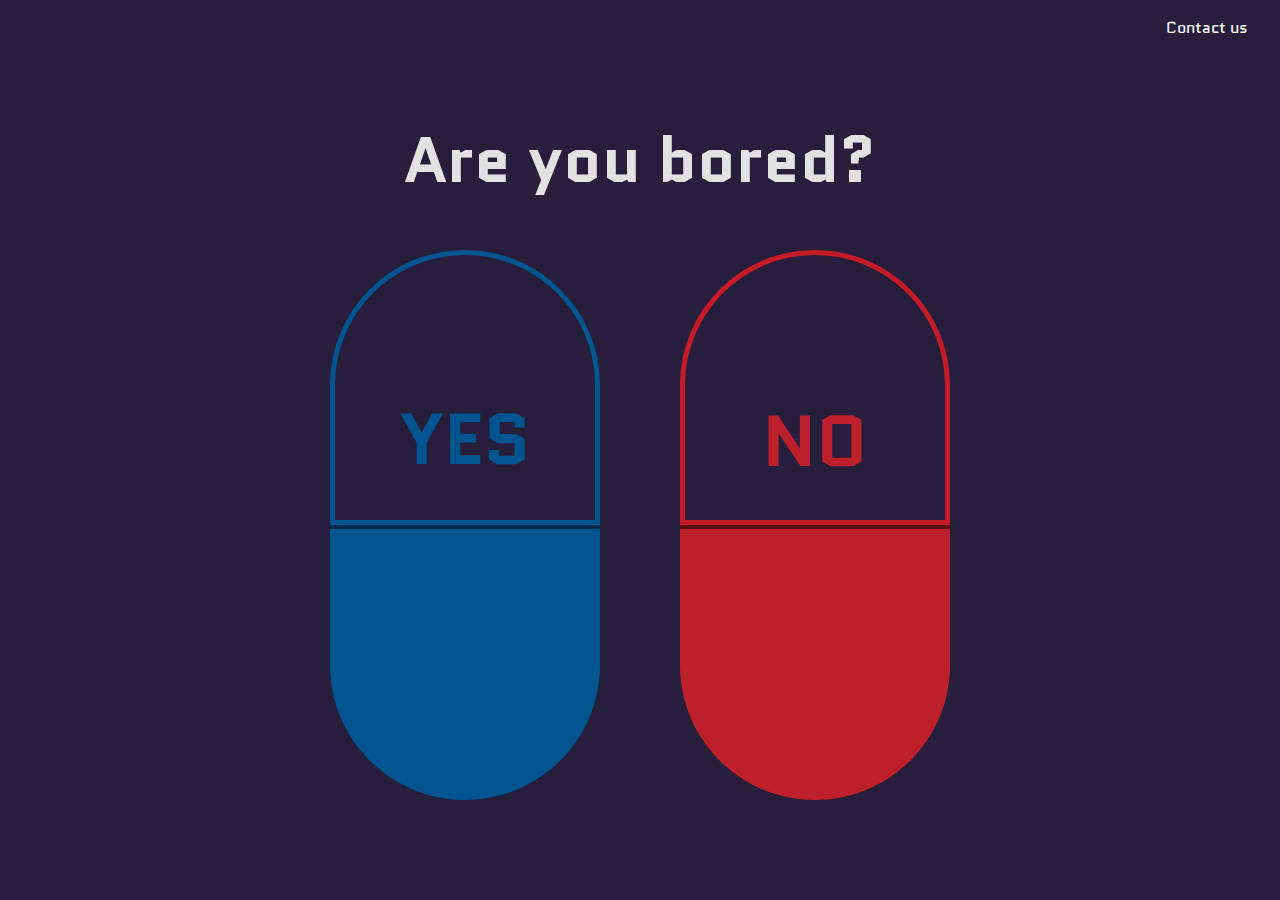
<file: index.html>
<!DOCTYPE html>
<html lang="en">
	<head>
		<meta charset="UTF-8" />
		<meta name="viewport" content="width=device-width, initial-scale=1.0" />
		<title>Are You Bored?</title>
		<!-- Main styles -->
		<link rel="stylesheet" href="css/main.css" />
		<!-- Component styles -->
		<link rel="stylesheet" href="css/landing-page.css" />
	</head>

	<body>
		<main>
			<div class="contact"><a href="contact_us.html">Contact us</a></div>
			<div class="container">
				<h1 class="main-title">Are you bored?</h1>
				<div class="popup-btn">
					<div class="btn yes-btn">
						<a href="yesselection.html">
							<img src="./img/yes-btn.svg" alt="" />
						</a>
					</div>

					<div class="btn no-btn">
						<a href="noselection.html">
							<img src="./img/no-btn.svg" alt="" />
						</a>
					</div>
				</div>
			</div>
		</main>
	</body>
</html>
</file>
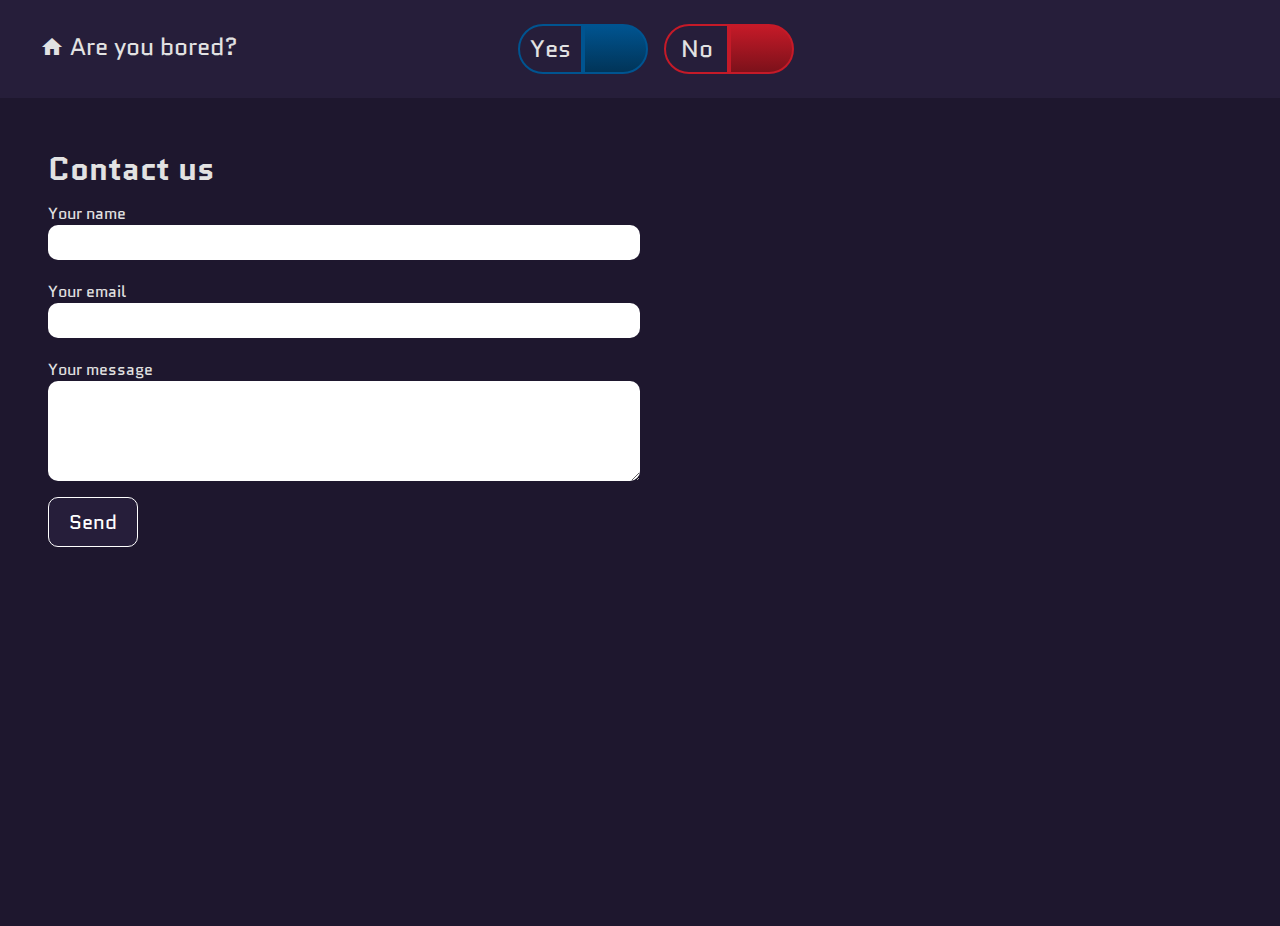
<file: contact_us.html>
<!DOCTYPE html>
<html lang="en">
  <head>
    <meta charset="UTF-8" />
    <meta name="viewport" content="width=device-width, initial-scale=1.0" />
    <title>Are you bored?</title>
    <link rel="stylesheet" href="css/contact.css">
    <link href="https://fonts.googleapis.com/css2?family=Quantico&display=swap" rel="stylesheet">
    <link href="https://fonts.googleapis.com/icon?family=Material+Icons" rel="stylesheet">
    <link rel="shortcut icon" href="favicon.ico">
  </head>
  <body>

    <nav>
      <div class="logo">
        <a href="index.html"><span class="material-icons">home</span></a>
        Are you bored?
      </div>
      <div class="selection">
        <div class="pill">
          <div class="pill_left_blue"><a href="yesselection.html">Yes</a></div>
          <div class="pill_right_blue"></div>
          <div class="pill_left_red"><a href="noselection.html">No</a></div>
          <div class="pill_right_red"></div>
        </div>
      </div>
      <div class="empty">
        <a href="index.html"><span class="material-icons">home</span></a>
        Are you bored?
      </div>
    </nav>
    <main>
      <h1>Contact us</h1>
      <form>
        <div class="form-group">
          <label for="name">Your name</label>
          <input type="text" name="name" id="name" />
        </div>
        <div class="form-group">
          <label for="email">Your email</label>
          <input type="email" name="email" id="email" />
        </div>
        <div class="form-group">
          <label for="message">Your message</label>
          <textarea name="message" id="message"></textarea>
        </div>
        <a href="#"><button type="submit">Send</button></a>
      </form>
    </main>
</body>
</html>
</file>
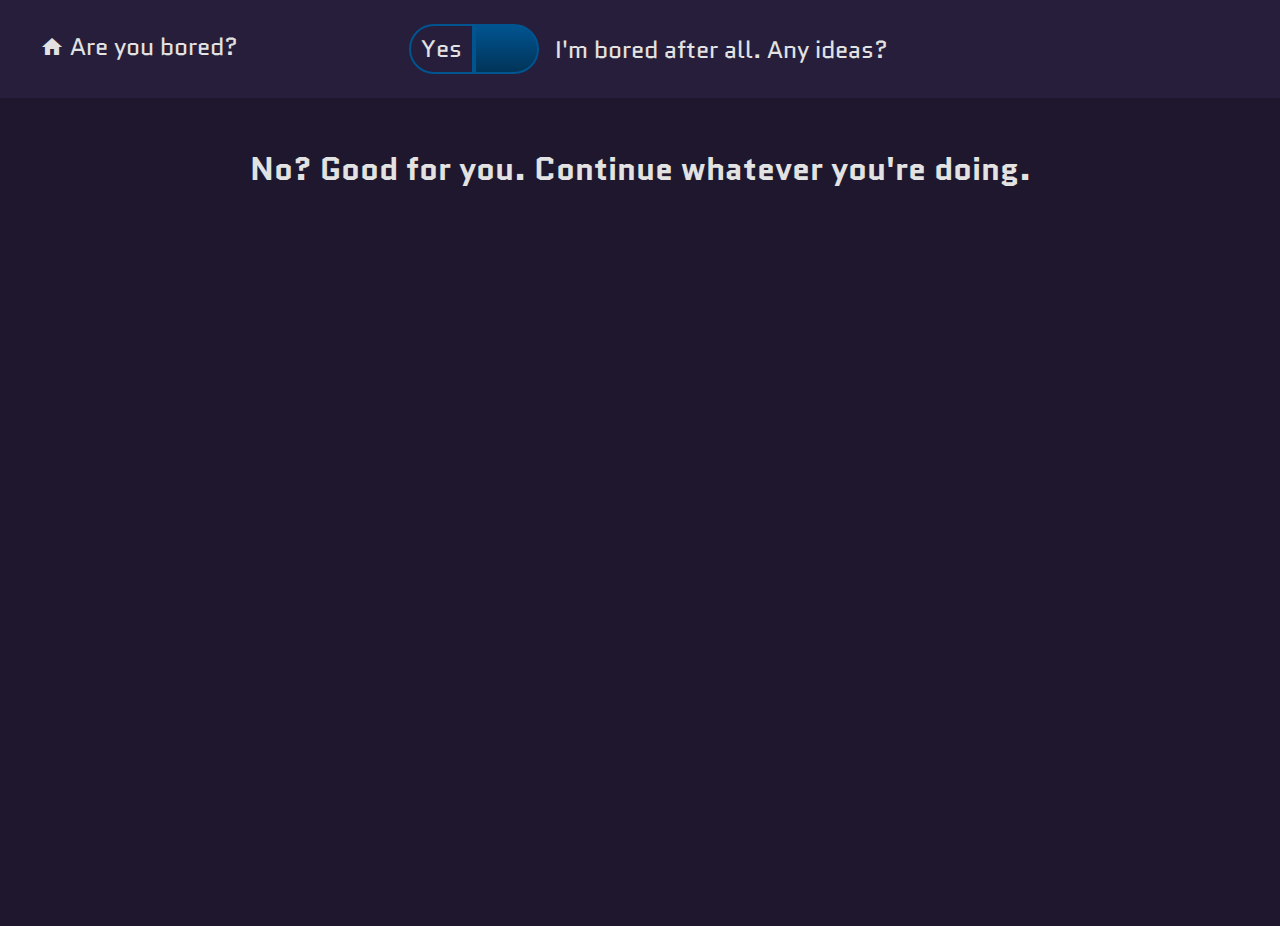
<file: noselection.html>
<!DOCTYPE html>
<html lang="en">
  <head>
    <meta charset="UTF-8" />
    <meta name="viewport" content="width=device-width, initial-scale=1.0" />
    <title>Are you bored?</title>
    <link rel="stylesheet" href="css/no-selection.css">
    <link href="https://fonts.googleapis.com/css2?family=Quantico&display=swap" rel="stylesheet">
    <link href="https://fonts.googleapis.com/icon?family=Material+Icons" rel="stylesheet">
    <link rel="shortcut icon" href="favicon.ico">
  </head>
  <body>

    <nav>
      <div class="logo">
        <a href="index.html"><span class="material-icons">home</span></a>
        Are you bored?
      </div>
      <div class="selection">
        <div class="pill">
          <div class="pill_left"><a href="yesselection.html">Yes</a></div>
          <div class="pill_right"></div>
      </div>
        <p>I'm bored after all. Any ideas?</p>
      </div>
      <div class="empty">
        <a href="index.html"><span class="material-icons">home</span></a>
        Are you bored?
      </div>
    </nav>
    <main>
      <h1>No? Good for you. Continue whatever you're doing.</h1>
    </main>

</body>
</html>
</file>
<file: css/main.css>
@import url('https://fonts.googleapis.com/css2?family=Quantico:wght@400;700&display=swap');

* {
	margin: 0;
	padding: 0;
	box-sizing: border-box;
}

body {
	background-color: #261e3a;
	color: #e2e2e2;
	font-family: 'Quantico', sans-serif;
}
</file>
<file: css/landing-page.css>
.contact {
	padding: 1rem 2rem;
	text-align: right;
}

.contact a {
	text-decoration: none;
	color: white;
}

.container {
	display: flex;
	flex-direction: column;
	justify-content: center;
	align-items: center;
	width: 90vw;
	max-width: 1170px;
	margin: 0 auto;
	min-height: 90vh;
}

.main-title {
	font-size: 4rem;
	margin-bottom: 2.8rem;
}

.popup-btn {
	display: flex;
	justify-content: space-between;
}

.yes-btn {
	margin-right: 5rem;
}
</file>
<file: css/contact.css>
* {
    margin: 0;
    padding: 0;
    box-sizing: border-box;
}

body{
    background-color: #261E3A;
    color: #E2E2E2;
    font-family: 'Quantico', sans-serif;
}

nav {
    font-size: 1.5rem;
    padding: 1.5rem;
    display: flex;
    flex-direction: row;
    justify-content: space-between;
}

nav .logo  {
    padding: 0.3rem 1rem 0rem 1rem;
}

nav .material-icons {
    position: relative;
    top: 0.25rem;
}

nav .selection {
    display: flex;
    flex-direction: row;
    justify-content: center;
}

nav .pill {
    display: flex;
    flex-direction: row;
    justify-content: center;
}

/* BLUE PILL */

nav .pill_left_blue {
    height: 50px;
    width: 65px;
    border-radius: 150px 0px 0px 150px;
    border: 2px solid #005490;
    text-align: center;
    padding-top: 0.3rem;
    }

nav .pill_left_blue:hover {
    background-image: linear-gradient(#261E3A, #013458);
}

nav .pill_right_blue {
    height: 50px;
    width: 65px;
    border-radius: 0px 150px 150px 0px;
    border: 2px solid #005490;
    background-image: linear-gradient(#005490, #013458);
    margin-right: 0.5rem;
    }

/* RED PILL */

nav .pill_left_red {
    height: 50px;
    width: 65px;
    border-radius: 150px 0px 0px 150px;
    border: 2px solid #C51A28;
    text-align: center;
    padding-top: 0.3rem;
    margin-left: 0.5rem;
    }

nav .pill_left_red:hover {
    background-image: linear-gradient(#261E3A, #7c111a);
}

nav .pill_right_red {
    height: 50px;
    width: 65px;
    border-radius: 0px 150px 150px 0px;
    border: 2px solid #C51A28;
    background-image: linear-gradient(#C51A28, #7c111a);
    }

/* -------------------- */

nav a {
    text-decoration: none;
    color: #E2E2E2;
}

nav p {
    padding: 0.5rem 1rem 0rem 1rem;
}

nav .empty {
    visibility: hidden;
}

@media screen and (max-width: 1020px) {
    nav {
        flex-direction: column;
        justify-content: center;
    }
    nav .selection {
        flex-direction: column;
    }
    nav .selection, nav .pill, nav p {
        text-align: center;
        padding: 0.2rem;
    }
    nav .logo {
        padding: 0.5rem;
    }
    .empty {
        display: none;
    }
}
}

@media screen and (max-width: 768px) {
    nav {
        text-align: center;
    }
    .empty {
        display: none;
    }
}

main {
    position: relative;
    background-image: url("https://source.unsplash.com/GU5rGxIygNQ/1920x1508");
    background-position: top right;
    background-size: cover;
    text-align: left;
    padding: 3rem;
    /* background-color: #171224;*/
    height: 92vh;
}

main::before { /* Places an overlay on the banner section. Not sure I want it, though. */
    position: absolute; 
    top: 0;
    left: 0;
    height: 92vh;
    width: 100%;
    content: "";
    background: #1712248c;
}

main h1 {
    position: relative;
}

/* CONTACT FORM */

.container_contact h1 {
    text-align: left;
}

form {
    text-align: left;
    width: 50%;
    position: relative;
}

form label {
    display: block;
}

form .form-group {
    padding: 10px 0;
}

form input {
    width: 100%;
    border-radius: 10px;
    border: none;
    padding: 10px 0;
}

textarea {
    border: none;
    border-radius: 10px;
    width: 100%;
    min-height: 100px;

}

button {
    display: inline-block;
    border: 1px solid white;
    border-radius: 10px;
    padding: 10px 20px 10px 20px;
    background-color: #261E3A;
    color: white;
    font-family: 'Quantico', sans-serif;
    font-size: 20px;
}

button:hover {
    background-color: #005490;
}
</file>
<file: css/no-selection.css>
* {
    margin: 0;
    padding: 0;
    box-sizing: border-box;
}

body{
    background-color: #261E3A;
    color: #E2E2E2;
    font-family: 'Quantico', sans-serif;
}

nav {
    font-size: 1.5rem;
    padding: 1.5rem;
    display: flex;
    flex-direction: row;
    justify-content: space-between;
}

nav .logo  {
    padding: 0.3rem 1rem 0rem 1rem;
}

nav .material-icons {
    position: relative;
    top: 0.25rem;
}

nav .selection {
    display: flex;
    flex-direction: row;
    justify-content: center;
}

nav .pill {
    display: flex;
    flex-direction: row;
    justify-content: center;  
}

nav .pill_left {
    height: 50px;
    width: 65px;
    border-radius: 150px 0px 0px 150px;
    border: 2px solid #005490;
    text-align: center;
    padding-top: 0.3rem;
    }

nav .pill_left:hover {
    background-image: linear-gradient(#261E3A, #013458);
}

nav .pill_right {
    height: 50px;
    width: 65px;
    border-radius: 0px 150px 150px 0px;
    border: 2px solid #005490;
    background-image: linear-gradient(#005490, #013458);
    }

nav a {
    text-decoration: none;
    color: #E2E2E2;
}

nav p {
    padding: 0.5rem 1rem 0rem 1rem;
}

nav .empty {
    visibility: hidden;
}

@media screen and (max-width: 1020px) {
    nav {
        flex-direction: column;
        justify-content: center;
    }
    nav .selection {
        flex-direction: column;
    }
    nav .selection, nav .pill, nav p {
        text-align: center;
        padding: 0.2rem;
    }
    nav .logo {
        padding: 0.5rem;
    }
    .empty {
        display: none;
    }
}

@media screen and (max-width: 768px) {
    nav {
        text-align: center;
    }
    .empty {
        display: none;
    }
}

main {
    position: relative;
    background-image: url("https://source.unsplash.com/GU5rGxIygNQ/1920x1508");
    background-position: top right;
    background-size: cover;
    text-align: center;
    padding: 3rem;
    /* background-color: #171224;*/
    height: 92vh;
}

main::before { /* Places an overlay on the banner section. Not sure I want it, though. */
    position: absolute; 
    top: 0;
    left: 0;
    height: 92vh;
    width: 100%;
    content: "";
    background: #1712248c;
}

main h1 {
    position: relative;
}
</file>
